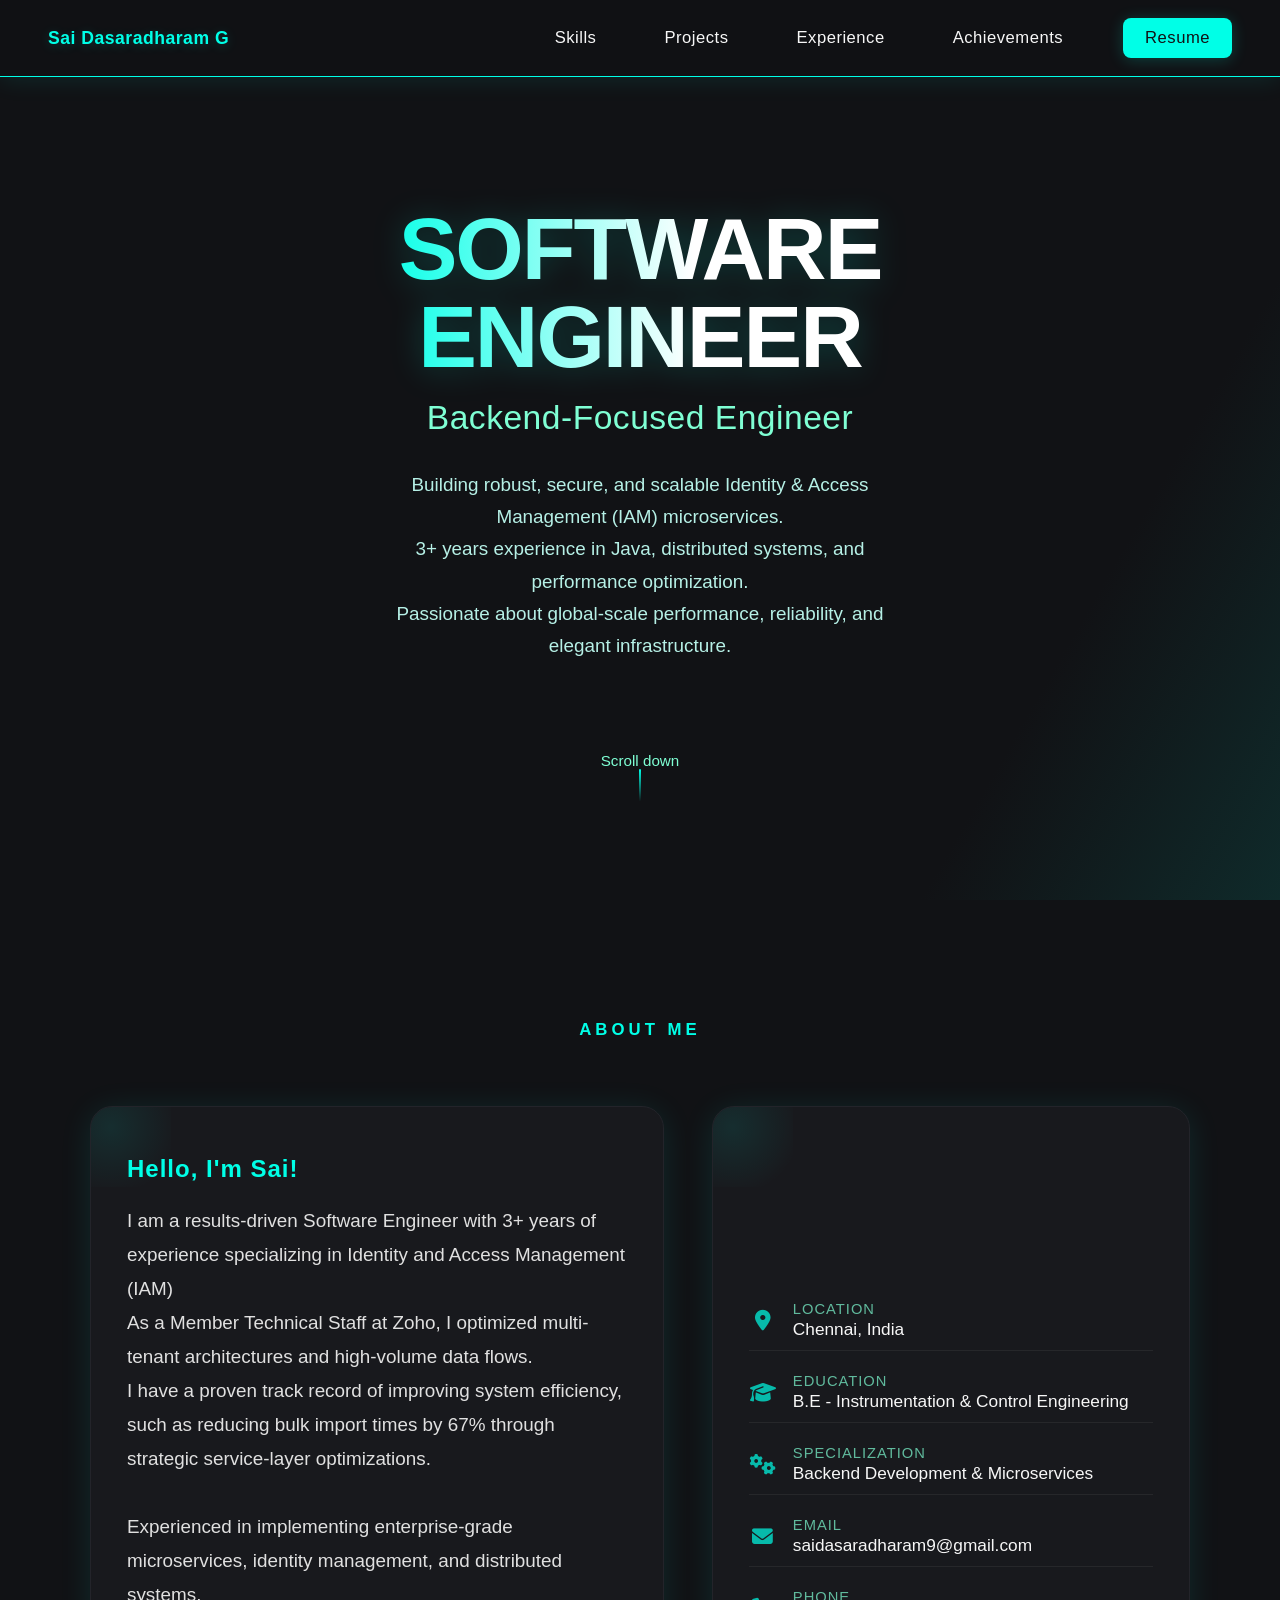
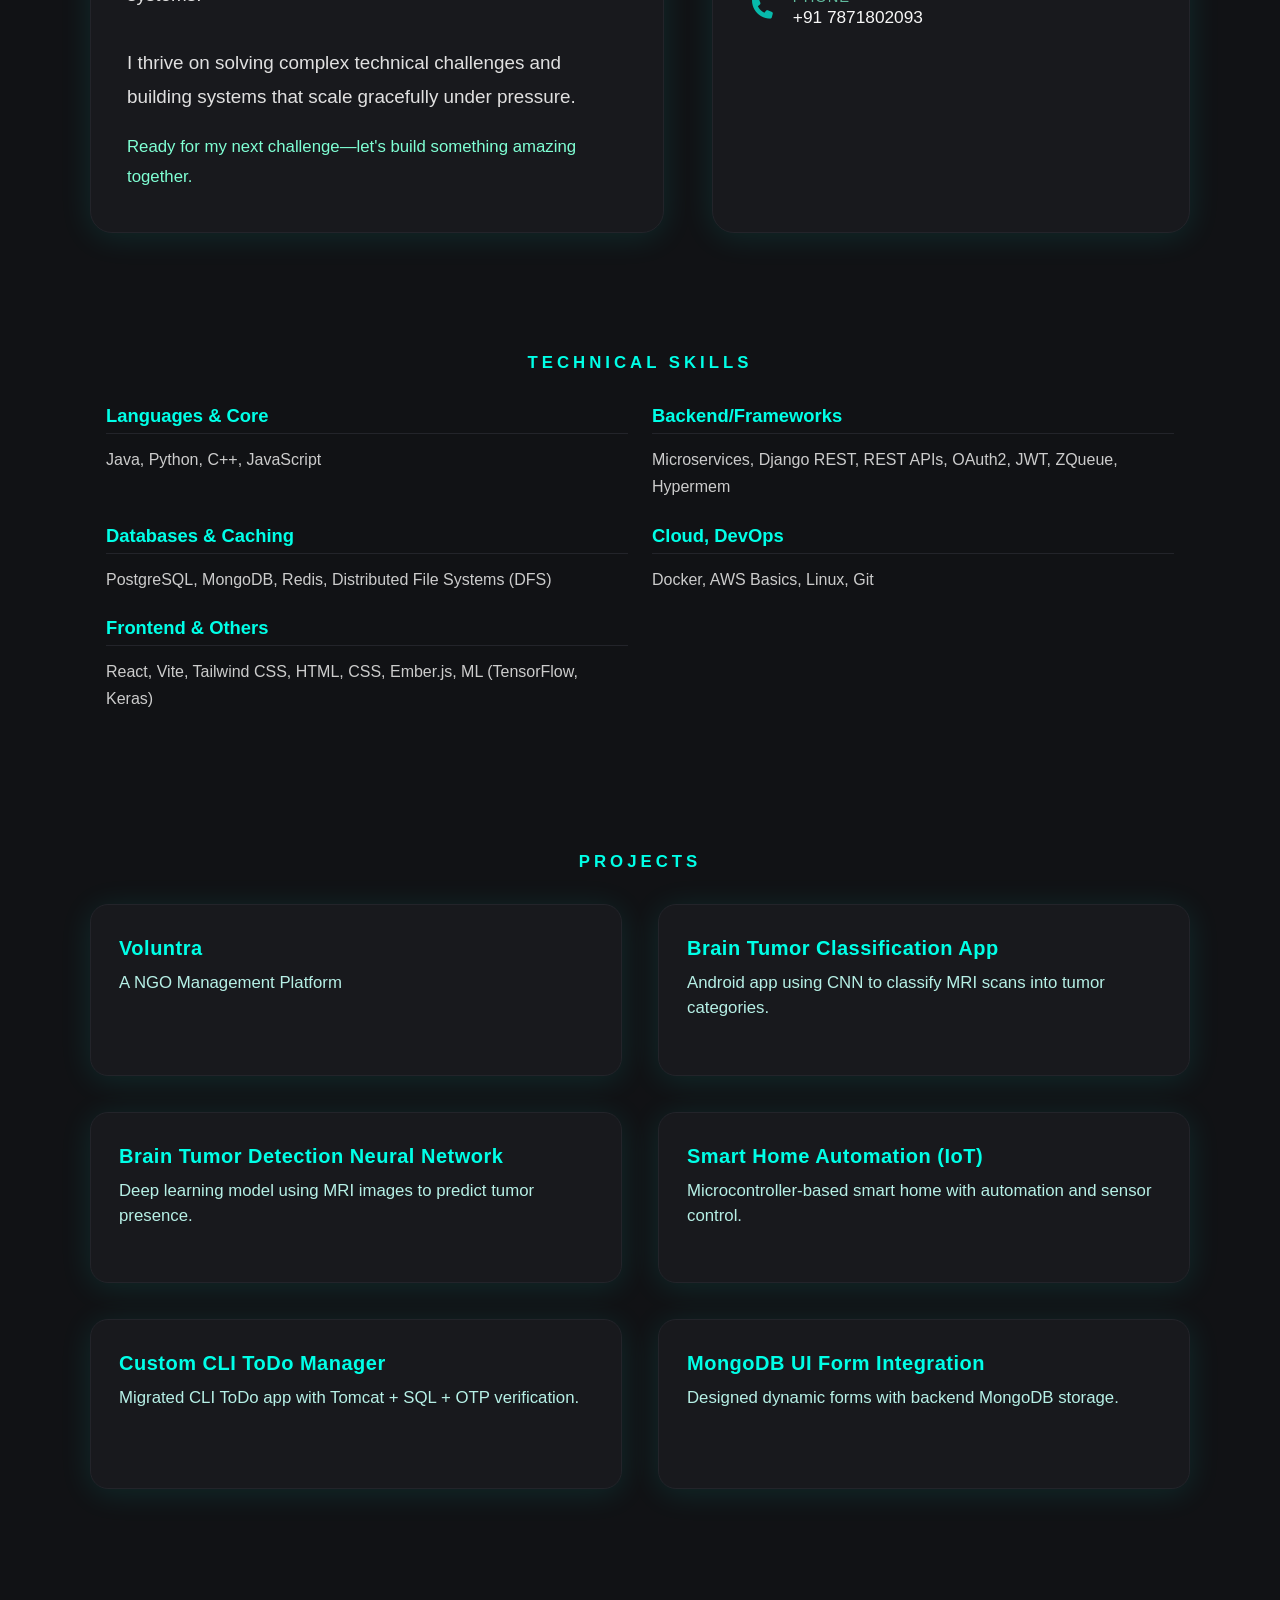
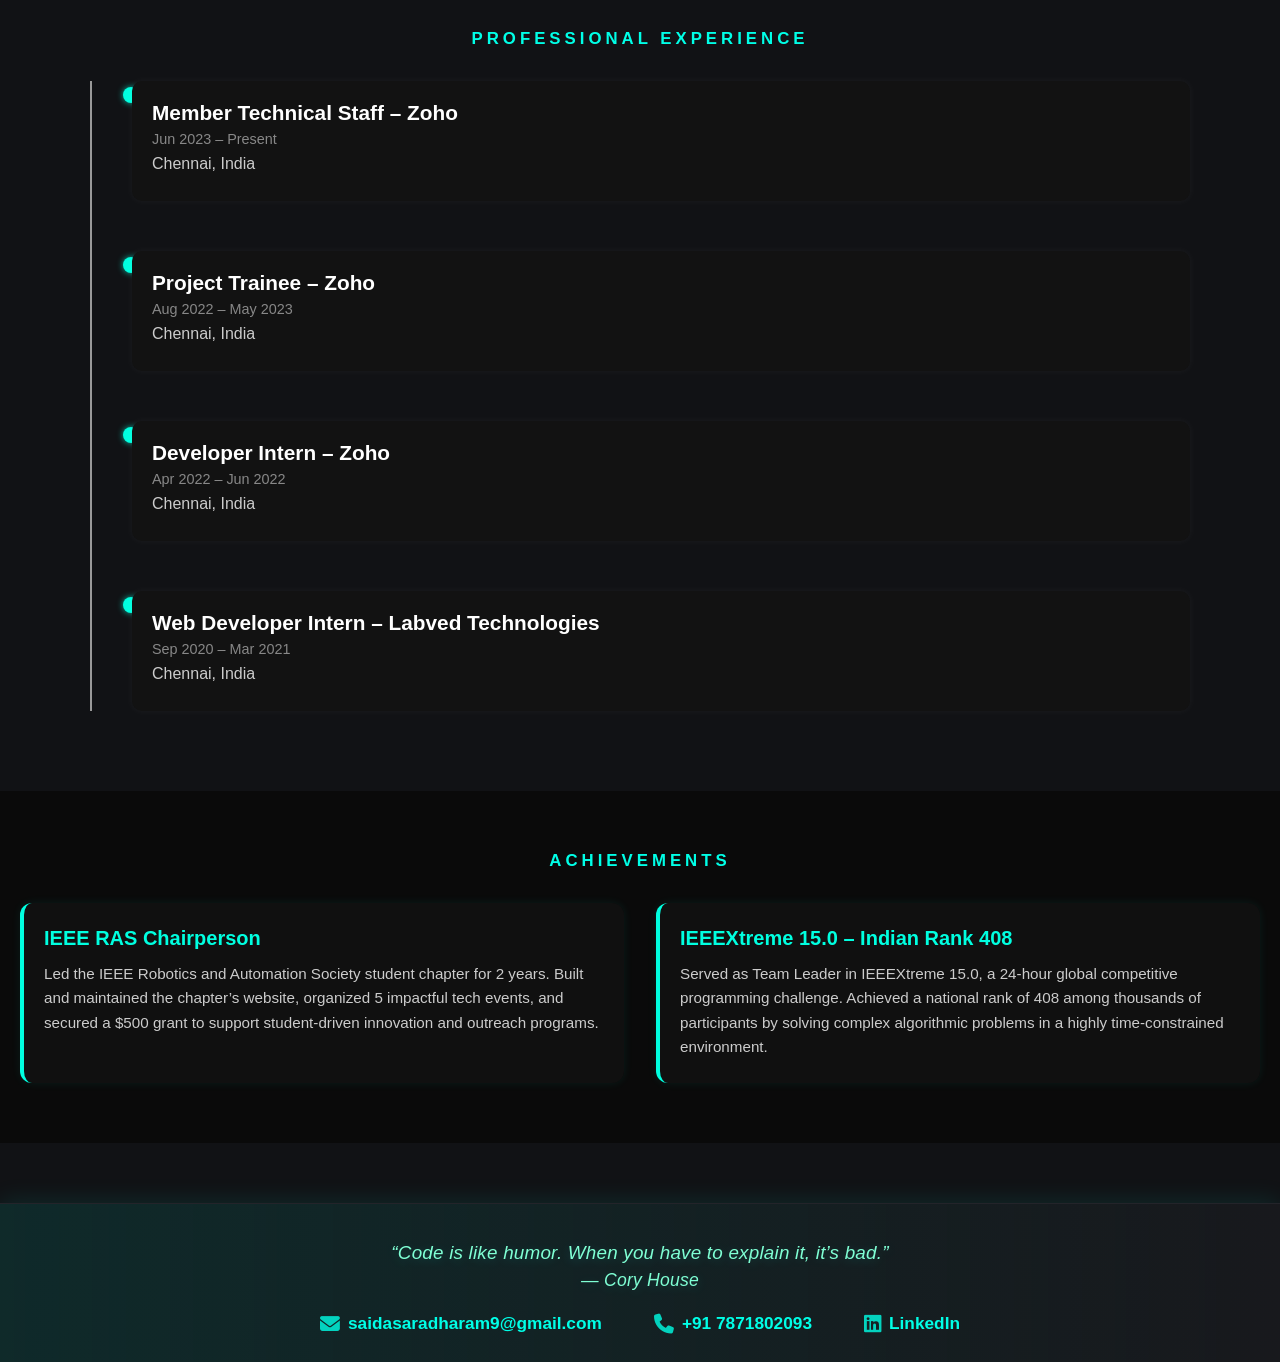
<file: index.html>
<!DOCTYPE html>
<html lang="en">
<head>
    <meta charset="UTF-8">
    <meta name="viewport" content="width=device-width, initial-scale=1.0">
    <meta name="description" content="Backend Engineer specializing in IAM, distributed systems, and scalable Java microservices.">
    <meta property="og:title" content="Sai Dasaradharam G – Backend Engineer">

    <title>Sai Dasaradharam G — Software Engineer | IAM & Distributed Systems</title>
    <link rel="stylesheet" href="https://cdnjs.cloudflare.com/ajax/libs/font-awesome/6.4.2/css/all.min.css">
    <style>
        :root {
            --accent: #00ffe7;
            --bg: #111215;
            --bg2: #18191d;
            --text: #f7f7f7;
            --muted: #7fffd4;
            --card: #18191d;
            --border: #23242a;
            --shadow: 0 4px 32px #00ffe71a;
        }
        * { margin: 0; padding: 0; box-sizing: border-box; }
        html, body {
            width: 100%; min-height: 100vh;
            background: var(--bg); color: var(--text);
            font-family: 'Inter', 'Segoe UI', Arial, sans-serif;
            scroll-behavior: smooth;
        }
        body { overflow-x: hidden; }
        header.navbar {
            width: 100%; position: fixed; top: 0; left: 0; z-index: 100;
            background: rgba(17,18,21,0.96); backdrop-filter: blur(10px);
            display: flex; justify-content: space-between; align-items: center;
            padding: 18px 48px; border-bottom: 1.5px solid var(--accent);
            box-shadow: 0 2px 24px #00ffe71a;
            font-family: inherit;
            animation: headerFadeIn 1.2s cubic-bezier(.77,0,.18,1) 0.1s both;
        }
        @keyframes headerFadeIn { from { opacity: 0; transform: translateY(-40px);} to { opacity: 1; transform: translateY(0);} }
        .logo {
            font-size: 1.1rem; font-weight: 700; letter-spacing: 0.5px;
            color: var(--accent); text-shadow: 0 2px 12px #00ffe733;
            transition: letter-spacing 0.3s;
        }
        .logo:hover { letter-spacing: 2px; }
        .nav-links { display: flex; gap: 32px; align-items: center; }
        .nav-links a {
            color: var(--text); text-decoration: none; font-weight: 500;
            font-size: 1.04rem; letter-spacing: 0.5px; padding: 8px 18px;
            border-radius: 8px; transition: background 0.2s, color 0.2s, box-shadow 0.2s;
            position: relative; z-index: 1;
        }
        .nav-links a:hover, .nav-links a:focus {
            background: var(--accent); color: #111215; box-shadow: 0 2px 16px #00ffe733; outline: none;
        }
        .cv-btn {
            background: var(--accent); color: #111215 !important; font-weight: 700;
            border-radius: 10px; padding: 10px 22px !important; box-shadow: 0 2px 16px #00ffe733;
            border: none; margin-left: 10px; display: inline-block; position: relative;
            transition: background 0.2s, color 0.2s, box-shadow 0.2s;
        }
        .cv-btn:hover, .cv-btn:focus {
            background: #fff; color: var(--accent) !important; box-shadow: 0 4px 24px #00ffe755; outline: none;
        }
        @media (max-width: 700px) {
            .nav-links { gap: 10px; }
            .nav-links a, .cv-btn { font-size: 0.97rem; padding: 7px 10px !important; }
            header.navbar { padding: 12px 8px; }
        }
        .hero {
            min-height: 100vh; display: flex; align-items: center; justify-content: center; flex-direction: column;
            padding: 0 24px; background: linear-gradient(120deg, var(--bg) 80%, #00ffe71a 100%);
            position: relative; overflow: hidden;
        }
        .hero-content { text-align: center; margin-top: 110px; animation: fadeInUp 1.2s cubic-bezier(.77,0,.18,1) 0.3s both; }
        @keyframes fadeInUp { from { opacity: 0; transform: translateY(60px);} to { opacity: 1; transform: translateY(0);} }
        .hero-title {
            font-size: clamp(2.7rem, 8vw, 5.5rem); font-weight: 900; letter-spacing: -2px; line-height: 1;
            background: linear-gradient(90deg, var(--accent), #fff 60%);
            -webkit-background-clip: text; -webkit-text-fill-color: transparent; background-clip: text;
            filter: drop-shadow(0 2px 16px #00ffe733);
            animation: popIn 1.1s cubic-bezier(.77,0,.18,1) 0.5s both;
        }
        @keyframes popIn {
            0% { opacity: 0; transform: scale(0.8);}
            80% { opacity: 1; transform: scale(1.05);}
            100% { opacity: 1; transform: scale(1);}
        }
        .hero-subtitle {
            font-size: clamp(1.1rem, 4vw, 2.1rem); font-weight: 400; color: var(--muted);
            margin: 18px 0 32px 0; letter-spacing: 0.5px; opacity: 0.85;
            animation: fadeInUp 1.2s cubic-bezier(.77,0,.18,1) 0.7s both;
        }
        .hero-description {
            font-size: clamp(1rem, 2vw, 1.18rem); line-height: 1.7; max-width: 540px; margin: 0 auto 60px;
            color: #b6f0e6; opacity: 0.92; animation: fadeInUp 1.2s cubic-bezier(.77,0,.18,1) 0.9s both;
        }
        .scroll-indicator {
            margin-top: 30px; display: flex; flex-direction: column; align-items: center; gap: 6px;
            cursor: pointer; opacity: 0.7; transition: opacity 0.2s;
            animation: fadeInUp 1.2s cubic-bezier(.77,0,.18,1) 1.1s both;
        }
        .scroll-indicator:hover { opacity: 1; }
        .scroll-line {
            width: 2px; height: 36px;
            background: linear-gradient(180deg, var(--accent), transparent 90%);
            border-radius: 2px; animation: scrollPulse 1.5s infinite;
        }
        @keyframes scrollPulse { 0%, 100% { opacity: 0.3; } 50% { opacity: 1; } }
        .floating-accent {
            position: absolute; top: 10%; left: 80%; width: 160px; height: 160px;
            background: radial-gradient(circle at 60% 40%, var(--accent) 0%, transparent 80%);
            opacity: 0.13; border-radius: 50%; pointer-events: none;
            animation: floatAccent 7s ease-in-out infinite alternate; z-index: 0;
        }
        @keyframes floatAccent { 0% { transform: translateY(0) scale(1);} 100% { transform: translateY(30px) scale(1.1);} }
        .about {
            min-height: 70vh; padding: 120px 0 60px 0; max-width: 1100px; margin: 0 auto;
            display: flex; flex-direction: column; align-items: center; gap: 48px;
            animation: fadeInUp 1.2s cubic-bezier(.77,0,.18,1) 1.1s both;
        }
        .section-title {
            font-size: 1.05rem; text-transform: uppercase; letter-spacing: 4px; color: var(--accent);
            opacity: 0.7; margin-bottom: 18px; font-weight: 600; text-align: center;
            animation: fadeInUp 1.2s cubic-bezier(.77,0,.18,1) 1.2s both;
        }
        .about-grid {
            display: grid; grid-template-columns: 1.2fr 1fr; gap: 48px; width: 100%; align-items: stretch;
        }
        .about-card {
            background: var(--card); border-radius: 22px; box-shadow: var(--shadow); border: 1px solid var(--border);
            padding: 40px 36px; display: flex; flex-direction: column; justify-content: center;
            animation: cardFadeIn 1.2s cubic-bezier(.77,0,.18,1) 1.3s both; position: relative; overflow: hidden;
            transition: box-shadow 0.3s, border-color 0.3s;
        }
        .about-card:hover { box-shadow: 0 8px 40px #00ffe733; border-color: var(--accent);}
        @keyframes cardFadeIn { from { opacity: 0; transform: translateY(40px);} to { opacity: 1; transform: translateY(0);} }
        .about-card::before {
            content: ""; position: absolute; top: -40px; left: -40px; width: 120px; height: 120px;
            background: radial-gradient(circle, var(--accent) 0%, transparent 80%);
            opacity: 0.09; z-index: 0; pointer-events: none; animation: floatAccent 6s ease-in-out infinite alternate;
        }
        .about-text {
            font-size: 1.18rem; line-height: 1.8; color: #e0e0e0; font-weight: 300; z-index: 1; position: relative;
            animation: fadeInLeft 1.1s cubic-bezier(.77,0,.18,1) 1.4s both;
        }
        @keyframes fadeInLeft { from { opacity: 0; transform: translateX(-40px);} to { opacity: 1; transform: translateX(0);} }
        .about-details {
            display: flex; flex-direction: column; gap: 22px; z-index: 1; position: relative;
            animation: fadeInRight 1.1s cubic-bezier(.77,0,.18,1) 1.5s both;
        }
        @keyframes fadeInRight { from { opacity: 0; transform: translateX(40px);} to { opacity: 1; transform: translateX(0);} }
        .detail-item {
            display: flex; align-items: center; gap: 16px; padding: 0 0 10px 0;
            border-bottom: 1px solid rgba(255,255,255,0.06); transition: background 0.2s;
        }
        .detail-item:last-child { border-bottom: none; }
        .detail-icon { font-size: 1.3rem; color: var(--accent); opacity: 0.7; min-width: 28px; text-align: center; }
        .detail-label {
            font-size: 0.92rem; text-transform: uppercase; letter-spacing: 1px; color: var(--muted);
            margin-bottom: 2px; opacity: 0.7; font-weight: 500;
        }
        .detail-value { font-size: 1.08rem; font-weight: 500; color: var(--text); }
        @media (max-width: 900px) {
            .about-grid { grid-template-columns: 1fr; gap: 32px; }
            .about-card { padding: 32px 16px; }
            .about { padding: 90px 8px 40px 8px; }
        }
        @media (max-width: 600px) {
            .hero { padding: 0 4px; }
            .about { padding: 70px 2px 30px 2px; }
            .about-card { padding: 22px 6px; }
            .hero-title { font-size: 2.1rem; }
            .about-text, .detail-value { font-size: 1rem; }
        }
        .projects, .experience, .contact {
            max-width: 1100px; margin: 0 auto 80px auto; padding: 60px 0 0 0;
            animation: fadeInUp 1.2s cubic-bezier(.77,0,.18,1) both;
        }
        .projects-3col {
            display: grid; grid-template-columns: repeat(3, 1fr); gap: 36px;
        }
        .project-card {
            background: var(--card); border-radius: 18px; box-shadow: var(--shadow); border: 1px solid var(--border);
            padding: 32px 28px 28px 28px; display: flex; flex-direction: column; justify-content: flex-start;
            min-height: 170px; position: relative; transition: box-shadow 0.3s, border-color 0.3s, transform 0.2s;
            z-index: 1; animation: cardFadeIn 1.2s cubic-bezier(.77,0,.18,1) both;
        }
        .project-card:hover {
            box-shadow: 0 8px 40px #00ffe733; border-color: var(--accent); transform: translateY(-6px) scale(1.025);
        }
        .project-title-lg { font-size: 1.45rem; font-weight: 800; letter-spacing: 0.5px; color: #fff; margin-bottom: 12px; }
        .project-card p { color: #b6f0e6; font-size: 1.05rem; margin-bottom: 18px; line-height: 1.5; }
        .read-more {
            display: block; color: #aaa; max-height: 0; overflow: hidden;
            transition: max-height 0.5s ease; margin-top: 8px;
        }
        .project-card:hover .read-more { max-height: 400px; }
        .slide-in-left { animation: slideInLeft 1.1s cubic-bezier(.77,0,.18,1) both; }
        .slide-in-right { animation: slideInRight 1.1s cubic-bezier(.77,0,.18,1) both; }
        @keyframes slideInLeft { from { opacity: 0; transform: translateX(-60px);} to { opacity: 1; transform: translateX(0);} }
        @keyframes slideInRight { from { opacity: 0; transform: translateX(60px);} to { opacity: 1; transform: translateX(0);} }
        @media (max-width: 1100px) { .projects-3col { grid-template-columns: 1fr 1fr; } }
        @media (max-width: 900px) {
            .projects-grid { grid-template-columns: 1fr; gap: 24px; }
            .projects, .experience, .contact { padding: 36px 8px 0 8px; }
            .achievement-grid { grid-template-columns: 1fr; }
        }
        @media (max-width: 700px) { .projects-3col { grid-template-columns: 1fr; } }
        @media (max-width: 600px) {
            .projects, .experience, .contact { padding: 24px 2px 0 2px; margin-bottom: 40px; }
            .project-card { padding: 16px 8px 14px 8px; min-height: 120px; }
        }
        .timeline {
            position: relative; margin: 20px 0; padding-left: 40px; border-left: 2px solid #999;
        }
        .timeline-item { position: relative; margin-bottom: 50px; }
        .timeline-dot {
            width: 16px; height: 16px; background-color: #00ffe0; border-radius: 50%;
            position: absolute; left: -9px; top: 6px; box-shadow: 0 0 6px rgba(0, 255, 224, 0.7);
        }
        .timeline-content {
            background-color: #121212; padding: 20px; border-radius: 10px; color: #ccc;
            transition: all 0.3s ease; box-shadow: 0 0 8px rgba(255, 255, 255, 0.05); position: relative;
        }
        .timeline-content h3 { font-size: 1.3rem; color: #fff; margin-bottom: 6px; }
        .timeline-content .date { font-size: 0.9rem; color: #888; display: block; margin-bottom: 8px; }
        .know-more {
            display: block; max-height: 0; overflow: hidden; color: #aaa;
            transition: max-height 0.5s ease; margin-top: 8px; font-size: 0.95rem; line-height: 1.5;
        }
        .timeline-content:hover .know-more { max-height: 300px; }
        @media (max-width: 700px) {
            .timeline { padding-left: 20px; }
            .timeline-content { padding: 16px; }
        }
        .achievements {
            padding: 60px 20px; background-color: #0a0a0a; color: #eee;
        }
        .achievement-grid {
            display: grid; grid-template-columns: repeat(2, 1fr); gap: 32px;
        }
        .achievement-card {
            background: rgba(18, 18, 18, 0.8); border-left: 4px solid #00ffe0;
            padding: 24px 20px; border-radius: 12px; box-shadow: 0 0 10px rgba(0, 255, 224, 0.08);
            transition: transform 0.3s ease, box-shadow 0.3s ease;
        }
        .achievement-card h3 { font-size: 1.25rem; color: #00ffe0; margin-bottom: 12px; }
        .achievement-card p { font-size: 0.95rem; color: #ccc; line-height: 1.6; }
        .achievement-card:hover {
            transform: translateY(-6px); box-shadow: 0 0 20px rgba(0, 255, 224, 0.15);
        }
        @media (max-width: 900px) { .achievement-grid { grid-template-columns: 1fr; } }
        .fun-footer {
            width: 100%; background: linear-gradient(90deg, #00ffe71a 0%, var(--bg2) 100%);
            color: var(--text); padding: 38px 0 24px 0; text-align: center;
            border-top: 1px solid var(--border); box-shadow: 0 -2px 24px #00ffe71a;
            margin-top: 60px; position: relative; z-index: 10; font-family: inherit;
            animation: fadeInUp 1.2s cubic-bezier(.77,0,.18,1) 0.2s both;
        }
        .footer-quote {
            font-size: 1.18rem; font-style: italic; color: var(--muted); margin-bottom: 18px;
            letter-spacing: 0.2px; text-shadow: 0 2px 12px #00ffe733;
            animation: popIn 1.1s cubic-bezier(.77,0,.18,1) 0.3s both;
        }
        .footer-contact {
            display: flex; justify-content: center; gap: 32px; flex-wrap: wrap; margin-top: 8px;
            font-size: 1.08rem; animation: fadeInUp 1.2s cubic-bezier(.77,0,.18,1) 0.5s both;
        }
        .footer-contact a {
            color: var(--accent); text-decoration: none; font-weight: 600;
            transition: color 0.2s, text-shadow 0.2s; display: inline-flex; align-items: center;
            gap: 8px; padding: 4px 10px; border-radius: 6px;
        }
        .footer-contact a:hover {
            color: #000000; background: var(--accent); text-shadow: 0 2px 12px #00ffe733;
        }
        .footer-contact i { font-size: 1.15em; opacity: 0.8; }
        @media (max-width: 600px) {
            .fun-footer { padding: 24px 2px 14px 2px; }
            .footer-contact { gap: 12px; font-size: 0.98rem; flex-direction: column; }
            .footer-quote { font-size: 1rem; }
        }
    </style>
</head>
<body>
    <div class="floating-accent"></div>
    <header class="navbar">
        <div class="logo">Sai Dasaradharam G</div>
        <nav class="nav-links">
            <a href="#skills">Skills</a> 
            <a href="#projects">Projects</a>
            <a href="#experience">Experience</a>
            <a href="#achievements">Achievements</a>
            <a href="assets/sai_cv.pdf" download class="cv-btn">Resume</a>
        </nav>
    </header>
    <section class="hero" id="home">
        <div class="hero-content">
            <h1 class="hero-title">SOFTWARE<br>ENGINEER</h1>
            <p class="hero-subtitle">Backend-Focused Engineer</p>
            <p class="hero-description">
                Building robust, secure, and scalable Identity & Access Management (IAM) microservices.<br>
                3+ years experience in Java, distributed systems, and performance optimization.<br>
                Passionate about global-scale performance, reliability, and elegant infrastructure.
            </p>
        </div>
        <div class="scroll-indicator" onclick="document.getElementById('about').scrollIntoView({behavior:'smooth'})"></div>
            <span style="font-size:0.95rem; color:var(--muted);">Scroll down</span>
            <div class="scroll-line"></div>
        </div>
    </section>
    <section class="about" id="about">
        <div class="section-title">About Me</div>
        <div class="about-grid">
            <div class="about-card">
                <div class="about-text">
                    <span style="font-size:1.5rem; color:var(--accent); font-weight:700; letter-spacing:1px; display:block; margin-bottom:14px; animation: popIn 1.1s cubic-bezier(.77,0,.18,1) 1.6s both;">Hello, I'm Sai!</span>
                    I am a results-driven Software Engineer with 3+ years of experience specializing in Identity and Access Management (IAM)<br>
                    As a Member Technical Staff at Zoho, I optimized multi-tenant architectures and high-volume data flows.<br>
                    I have a proven track record of improving system efficiency, such as reducing bulk import times by 67% through strategic service-layer optimizations.<br><br>
                    Experienced in implementing enterprise-grade microservices, identity management, and distributed systems.<br><br>
                    I thrive on solving complex technical challenges and building systems that scale gracefully under pressure.<br>
                    <span style="color:var(--muted); font-size:1.05rem; display:block; margin-top:18px;">Ready for my next challenge—let's build something amazing together.</span>
                </div>
            </div>
            <div class="about-card about-details">
                <div class="detail-item">
                    <span class="detail-icon"><i class="fas fa-map-marker-alt"></i></span>
                    <div>
                        <div class="detail-label">Location</div>
                        <div class="detail-value">Chennai, India</div>
                    </div>
                </div>
                <div class="detail-item">
                    <span class="detail-icon"><i class="fas fa-graduation-cap"></i></span>
                    <div>
                        <div class="detail-label">Education</div>
                        <div class="detail-value">B.E - Instrumentation & Control Engineering</div>
                    </div>
                </div>
                <div class="detail-item">
                    <span class="detail-icon"><i class="fas fa-cogs"></i></span>
                    <div>
                        <div class="detail-label">Specialization</div>
                        <div class="detail-value">Backend Development & Microservices</div>
                    </div>
                </div>
                <div class="detail-item">
                    <span class="detail-icon"><i class="fas fa-envelope"></i></span>
                    <div>
                        <div class="detail-label">Email</div>
                        <div class="detail-value">saidasaradharam9@gmail.com</div>
                    </div>
                </div>
                <div class="detail-item">
                    <span class="detail-icon"><i class="fas fa-phone"></i></span>
                    <div>
                        <div class="detail-label">Phone</div>
                        <div class="detail-value">+91 7871802093</div>
                    </div>
                </div>
            </div>
        </div>
    </section>


<!-- Technical Skills Section -->
    <section class="skills" id="skills" style="max-width: 1100px; margin: 0 auto 80px auto; padding: 60px 0 0 0;">
        <div class="section-title" style="margin-bottom:32px;">Technical Skills</div>
        <div class="skills-grid" style="display: grid; grid-template-columns: repeat(2, 1fr); gap: 24px; padding: 0 16px;">

            <!-- Category 1: Languages & Core Backend -->
            <div class="skills-category">
                <h4 style="font-size: 1.15rem; color: var(--accent); margin-bottom: 12px; border-bottom: 1px solid var(--border); padding-bottom: 6px;">Languages & Core</h4>
                <p style="font-size: 1rem; color: #ccc; line-height: 1.7;">
                    Java, Python, C++, JavaScript
                </p>
            </div>
            
            <!-- Category 2: Backend Frameworks & Architecture -->
            <div class="skills-category">
                <h4 style="font-size: 1.15rem; color: var(--accent); margin-bottom: 12px; border-bottom: 1px solid var(--border); padding-bottom: 6px;">Backend/Frameworks</h4>
                <p style="font-size: 1rem; color: #ccc; line-height: 1.7;">
                    Microservices, Django REST, REST APIs, OAuth2, JWT, ZQueue, Hypermem
                </p>
            </div>
            
            <!-- Category 3: Databases & Caching -->
            <div class="skills-category">
                <h4 style="font-size: 1.15rem; color: var(--accent); margin-bottom: 12px; border-bottom: 1px solid var(--border); padding-bottom: 6px;">Databases & Caching</h4>
                <p style="font-size: 1rem; color: #ccc; line-height: 1.7;">
                    PostgreSQL, MongoDB, Redis, Distributed File Systems (DFS)
                </p>
            </div>
            
            <!-- Category 4: Cloud, DevOps & Tools -->
            <div class="skills-category">
                <h4 style="font-size: 1.15rem; color: var(--accent); margin-bottom: 12px; border-bottom: 1px solid var(--border); padding-bottom: 6px;">Cloud, DevOps</h4>
                <p style="font-size: 1rem; color: #ccc; line-height: 1.7;">
                    Docker, AWS Basics, Linux, Git
                </p>
            </div>
            
            <!-- Category 5: Frontend & Others (To show Full-Stack capability) -->
            <div class="skills-category">
                <h4 style="font-size: 1.15rem; color: var(--accent); margin-bottom: 12px; border-bottom: 1px solid var(--border); padding-bottom: 6px;">Frontend & Others</h4>
                <p style="font-size: 1rem; color: #ccc; line-height: 1.7;">
                    React, Vite, Tailwind CSS, HTML, CSS, Ember.js, ML (TensorFlow, Keras)
                </p>
            </div>

        </div>
    </section>
    <!-- End of Technical Skills Section -->

    
    <!-- Projects Section -->
<section class="projects" id="projects">
  <div class="section-title" style="margin-bottom:32px;">Projects</div>
  <div class="projects-grid projects-3col">


      <!-- Project 1 -->
    <div class="project-card slide-in-left">
      <h3 class="project-title-lg"> Voluntra </h3>
      <p>
        A NGO Management Platform
        <span class="read-more">
          The app is a multi-role platform designed for NGOs, volunteers, and corporate partners. Each type of user accesses the platform through a secure React + Django REST API system, where permissions and data visibility are tightly controlled through Role-Based Access Control (RBAC).
        </span>
      </p>
    </div>

    <!-- Project 2 -->
    <div class="project-card slide-in-right">
      <h3 class="project-title-lg">Brain Tumor Classification App</h3>
      <p>
        Android app using CNN to classify MRI scans into tumor categories.
        <span class="read-more">
          This mobile application leverages a Convolutional Neural Network (CNN) model trained on publicly available MRI datasets to accurately classify brain tumors into four categories: pituitary, glioma, meningioma, and no tumor. The app features a clean UI built using Android Studio, and processes user-uploaded images directly on the device to ensure data privacy. The model was optimized for mobile deployment using TensorFlow Lite, achieving fast inference times and high accuracy, making it a practical tool for early tumor detection.
        </span>
      </p>
    </div>

    <!-- Project 3 -->
    <div class="project-card slide-in-left">
      <h3 class="project-title-lg">Brain Tumor Detection Neural Network</h3>
      <p>
        Deep learning model using MRI images to predict tumor presence.
        <span class="read-more">
          This standalone deep learning model uses a custom-built neural network to classify MRI brain scans into tumor or non-tumor cases. Built using Keras and OpenCV, the project focused on extensive pre-processing techniques like histogram equalization and data augmentation. The model was trained on a balanced dataset, yielding over 92% validation accuracy. It also included heatmap visualizations (Grad-CAM) to explain the region of focus in scans, enhancing interpretability for medical professionals.
        </span>
      </p>
    </div>

    <!-- Project 4 -->
    <div class="project-card slide-in-right">
      <h3 class="project-title-lg">Smart Home Automation (IoT)</h3>
      <p>
        Microcontroller-based smart home with automation and sensor control.
        <span class="read-more">
          This project showcases a miniature smart home built using Arduino Uno and IoT sensors such as DHT11, PIR, and LDR modules. The system enables automated lighting, temperature monitoring, and motion-based security using a combination of sensor feedback and conditional logic. It was showcased at a college expo and received praise for practical implementation and user-friendly interaction. The automation logic was coded in embedded C and integrated with a mobile-based control panel using Bluetooth modules for real-time control.
        </span>
      </p>
    </div>

    <!-- Project 5 -->
    <div class="project-card slide-in-left">
      <h3 class="project-title-lg">Custom CLI ToDo Manager</h3>
      <p>
        Migrated CLI ToDo app with Tomcat + SQL + OTP verification.
        <span class="read-more">
          Rebuilt an existing CLI-based ToDo list manager as a web-enabled Java application using Apache Tomcat. Integrated a MySQL backend for persistent task storage and implemented secure user registration using OTP verification via email and SMS, utilizing third-party APIs. The application supports multiple user sessions, task categories, and deadline-based notifications. This project reflects full-stack development proficiency, from system design to security and user experience.
        </span>
      </p>
    </div>

    <!-- Project 6 -->
    <div class="project-card slide-in-right">
      <h3 class="project-title-lg">MongoDB UI Form Integration</h3>
      <p>
        Designed dynamic forms with backend MongoDB storage.
        <span class="read-more">
          Built a full-stack web app where dynamic user input forms feed data directly into a NoSQL MongoDB backend. Used HTML, CSS, and vanilla JS for the frontend and Node.js for handling server-side operations. Designed the schema for flexible document storage and implemented form validations and error handling. This project highlights database flexibility, real-time updates, and practical integration of user-centric design in modern web development.
        </span>
      </p>
    </div>

  </div>
</section>

<!-- CSS -->
<style>
  .projects-3col {
    display: grid;
    grid-template-columns: repeat(3, 1fr);
    gap: 36px;
  }

  .project-card {
    background-color: #121212;
    padding: 24px;
    border-radius: 12px;
    box-shadow: 0 0 8px rgba(255, 255, 255, 0.1);
    transition: all 0.3s ease;
    position: relative;
    overflow: hidden;
    height: 100%;
  }

  .project-title-lg {
    font-size: 1.45rem;
    font-weight: 800;
    letter-spacing: 0.5px;
    color: #fff;
    margin-bottom: 12px;
  }

  .project-card p {
    font-size: 0.95rem;
    color: #ccc;
    line-height: 1.5;
  }

  .read-more {
    display: block;
    color: #aaa;
    max-height: 0;
    overflow: hidden;
    transition: max-height 0.5s ease;
    margin-top: 8px;
  }

  .project-card:hover .read-more {
    max-height: 400px;
  }

  @media (max-width: 1100px) {
    .projects-3col {
      grid-template-columns: 1fr 1fr;
    }
  }

  @media (max-width: 700px) {
    .projects-3col {
      grid-template-columns: 1fr;
    }
  }
</style>
<!-- Experience Section -->
<section class="experience" id="experience">
  <h1><div class="section-title" style="margin-bottom:32px;">Professional Experience</div></h1>
  <div class="timeline">

    <!-- Experience 1 -->
    <div class="timeline-item">
      <div class="timeline-dot"></div>
      <div class="timeline-content slide-in-left">
        <h3>Member Technical Staff – Zoho</h3>
        <span class="date">Jun 2023 – Present</span>
        <p>Chennai, India</p>
        <span class="know-more">Contributed to the backend development of Identity and Access Management (IAM) microservices. Optimized performance by 80% using Java microservices (ZQueue) and Redis caching (Hypermem). Key achievements include enhancing secure provisioning via RBAC logic for 10,000+ users and engineering a bulk user creation feature, enabling the batch provisioning of over 10,000 users. Designed database schemas, implemented modular RESTful APIs, and actively participated in architectural design discussions and code reviews across the team.</span>
      </div>
    </div>

    <!-- Experience 2 -->
    <div class="timeline-item">
      <div class="timeline-dot"></div>
      <div class="timeline-content slide-in-right">
        <h3>Project Trainee – Zoho</h3>
        <span class="date">Aug 2022 – May 2023</span>
        <p>Chennai, India</p>
        <span class="know-more">Enhanced the ManageEngine M365 Manager Plus product with full-stack features, specializing in Microsoft 365 and Exchange Online management and reporting. Developed core User Management modules and back-end services for dynamic report generation and real-time activity monitoring. Utilized Ember.js on the frontend and Java with Zoho's custom framework on the backend.</span>
      </div>
    </div>

    <!-- Experience 3 -->
    <div class="timeline-item">
      <div class="timeline-dot"></div>
      <div class="timeline-content slide-in-left">
        <h3>Developer Intern – Zoho</h3>
        <span class="date">Apr 2022 – Jun 2022</span>
        <p>Chennai, India</p>
        <span class="know-more">Converted a CLI-based Todo Manager into a web application hosted on Apache Tomcat, integrated with SQL for task persistence. Implemented custom OTP-based user login using third-party email and SMS services. This project laid the foundation for understanding backend APIs, secure auth flows, and scalable architecture on enterprise-grade platforms.</span>
      </div>
    </div>

    <!-- Experience 4 -->
    <div class="timeline-item">
      <div class="timeline-dot"></div>
      <div class="timeline-content slide-in-right">
        <h3>Web Developer Intern – Labved Technologies</h3>
        <span class="date">Sep 2020 – Mar 2021</span>
        <p>Chennai, India</p>
        <span class="know-more">Joined as a full-stack intern and contributed to UI/UX design, form validation, and dynamic form generation. Designed NoSQL schemas for MongoDB-based storage, connected it to frontend modules using Node.js and Express. Focused on usability, responsiveness, and modular code practices as part of the core development team.</span>
      </div>
    </div>

  </div>
</section>

<!-- CSS -->
<style>
  .timeline {
    position: relative;
    margin: 20px 0;
    padding-left: 40px;
    border-left: 2px solid #999;
  }

  .timeline-item {
    position: relative;
    margin-bottom: 50px;
  }

  .timeline-dot {
    width: 16px;
    height: 16px;
    background-color: #00ffe0;
    border-radius: 50%;
    position: absolute;
    left: -9px;
    top: 6px;
    box-shadow: 0 0 6px rgba(0, 255, 224, 0.7);
  }

  .timeline-content {
    background-color: #121212;
    padding: 20px;
    border-radius: 10px;
    color: #ccc;
    transition: all 0.3s ease;
    box-shadow: 0 0 8px rgba(255, 255, 255, 0.05);
    position: relative;
  }

  .timeline-content h3 {
    font-size: 1.3rem;
    color: #fff;
    margin-bottom: 6px;
  }

  .timeline-content .date {
    font-size: 0.9rem;
    color: #888;
    display: block;
    margin-bottom: 8px;
  }

  .know-more {
    display: block;
    max-height: 0;
    overflow: hidden;
    color: #aaa;
    transition: max-height 0.5s ease;
    margin-top: 8px;
    font-size: 0.95rem;
    line-height: 1.5;
  }

  .timeline-content:hover .know-more {
    max-height: 300px;
  }

  @media (max-width: 700px) {
    .timeline {
      padding-left: 20px;
    }

    .timeline-content {
      padding: 16px;
    }
  }
</style>


<!-- Achievements Section -->
<section class="achievements" id="achievements">
  <div class="section-title" style="margin-bottom:32px;">Achievements</div>
  <div class="achievement-grid">

    <!-- Achievement 1 -->
    <div class="achievement-card slide-in-left">
      <h3>IEEE RAS Chairperson</h3>
      <p>
        Led the IEEE Robotics and Automation Society student chapter for 2 years. Built and maintained the chapter’s website, organized 5 impactful tech events, and secured a $500 grant to support student-driven innovation and outreach programs.
      </p>
    </div>

    <!-- Achievement 2 -->
    <div class="achievement-card slide-in-right">
      <h3>IEEEXtreme 15.0 – Indian Rank 408</h3>
      <p>
        Served as Team Leader in IEEEXtreme 15.0, a 24-hour global competitive programming challenge. Achieved a national rank of 408 among thousands of participants by solving complex algorithmic problems in a highly time-constrained environment.
      </p>
    </div>

  </div>
</section>
<style>
/* Achievements Section */
.achievements {
  padding: 60px 20px;
  background-color: #0a0a0a;
  color: #eee;
}

.achievement-grid {
  display: grid;
  grid-template-columns: repeat(2, 1fr);
  gap: 32px;
}

.achievement-card {
  background: rgba(18, 18, 18, 0.8);
  border-left: 4px solid #00ffe0;
  padding: 24px 20px;
  border-radius: 12px;
  box-shadow: 0 0 10px rgba(0, 255, 224, 0.08);
  transition: transform 0.3s ease, box-shadow 0.3s ease;
}

.achievement-card h3 {
  font-size: 1.25rem;
  color: #00ffe0;
  margin-bottom: 12px;
}

.achievement-card p {
  font-size: 0.95rem;
  color: #ccc;
  line-height: 1.6;
}

.achievement-card:hover {
  transform: translateY(-6px);
  box-shadow: 0 0 20px rgba(0, 255, 224, 0.15);
}

@media (max-width: 900px) {
  .achievement-grid {
    grid-template-columns: 1fr;
  }
}
</style>

 <!-- Fun Footer Section -->
    <footer class="fun-footer" id="contact">
        <div class="footer-quote">
            <span>“Code is like humor. When you have to explain it, it’s bad.”</span>
            <span style="font-size:1.1rem; color:var(--muted); display:block; margin-top:6px;">— Cory House</span>
        </div>
        <div class="footer-contact">
            <a href="mailto:saidasaradharam9@gmail.com" title="Email"><i class="fas fa-envelope"></i> saidasaradharam9@gmail.com</a>
            <a href="tel:+917871802093" title="Phone"><i class="fas fa-phone"></i> +91 7871802093</a>
            <a href="https://www.linkedin.com/in/sai-dasaradharam-g/" target="_blank" title="LinkedIn"><i class="fab fa-linkedin"></i> LinkedIn</a>
        </div>
    </footer>
    <style>
    .fun-footer {
        width: 100%;
        background: linear-gradient(90deg, #00ffe71a 0%, var(--bg2) 100%);
        color: var(--text);
        padding: 38px 0 24px 0;
        text-align: center;
        border-top: 1px solid var(--border);
        box-shadow: 0 -2px 24px #00ffe71a;
        margin-top: 60px;
        position: relative;
        z-index: 10;
        font-family: inherit;
        animation: fadeInUp 1.2s cubic-bezier(.77,0,.18,1) 0.2s both;
    }
    .footer-quote {
        font-size: 1.18rem;
        font-style: italic;
        color: var(--muted);
        margin-bottom: 18px;
        letter-spacing: 0.2px;
        text-shadow: 0 2px 12px #00ffe733;
        animation: popIn 1.1s cubic-bezier(.77,0,.18,1) 0.3s both;
    }
    .footer-contact {
        display: flex;
        justify-content: center;
        gap: 32px;
        flex-wrap: wrap;
        margin-top: 8px;
        font-size: 1.08rem;
        animation: fadeInUp 1.2s cubic-bezier(.77,0,.18,1) 0.5s both;
    }
    .footer-contact a {
        color: var(--accent);
        text-decoration: none;
        font-weight: 600;
        transition: color 0.2s, text-shadow 0.2s;
        display: inline-flex;
        align-items: center;
        gap: 8px;
        padding: 4px 10px;
        border-radius: 6px;
    }
    .footer-contact a:hover {
        color: #000000;
        background: var(--accent);
        text-shadow: 0 2px 12px #00ffe733;
    }
    .footer-contact i {
        font-size: 1.15em;
        opacity: 0.8;
    }
    @media (max-width: 600px) {
        .fun-footer {
            padding: 24px 2px 14px 2px;
        }
        .footer-contact {
            gap: 12px;
            font-size: 0.98rem;
            flex-direction: column;
        }
        .footer-quote {
            font-size: 1rem;
        }
    }
    </style>

    <style>
    .projects, .experience, .contact {
        max-width: 1100px;
        margin: 0 auto 80px auto;
        padding: 60px 0 0 0;
        animation: fadeInUp 1.2s cubic-bezier(.77,0,.18,1) both;
    }
    .projects-grid {
        display: grid;
        grid-template-columns: 1fr 1fr;
        gap: 36px;
    }
    .project-card {
        background: var(--card);
        border-radius: 18px;
        box-shadow: var(--shadow);
        border: 1px solid var(--border);
        padding: 32px 28px 28px 28px;
        display: flex;
        flex-direction: column;
        justify-content: flex-start;
        min-height: 170px;
        position: relative;
        transition: box-shadow 0.3s, border-color 0.3s, transform 0.2s;
        z-index: 1;
        animation: cardFadeIn 1.2s cubic-bezier(.77,0,.18,1) both;
    }
    .project-card:hover {
        box-shadow: 0 8px 40px #00ffe733;
        border-color: var(--accent);
        transform: translateY(-6px) scale(1.025);
    }
    .project-card h3 {
        font-size: 1.25rem;
        color: var(--accent);
        margin-bottom: 10px;
        font-weight: 700;
        letter-spacing: 0.5px;
    }
    .project-card p {
        color: #b6f0e6;
        font-size: 1.05rem;
        margin-bottom: 18px;
        line-height: 1.5;
    }
    .view-more {
        color: var(--muted);
        font-weight: 600;
        text-decoration: none;
        font-size: 1rem;
        letter-spacing: 0.5px;
        transition: color 0.2s;
    }
    .view-more:hover {
        color: var(--accent);
        text-decoration: underline;
    }
    .slide-in-left {
        animation: slideInLeft 1.1s cubic-bezier(.77,0,.18,1) both;
    }
    .slide-in-right {
        animation: slideInRight 1.1s cubic-bezier(.77,0,.18,1) both;
    }
    @keyframes slideInLeft {
        from { opacity: 0; transform: translateX(-60px);}
        to { opacity: 1; transform: translateX(0);}
    }
    @keyframes slideInRight {
        from { opacity: 0; transform: translateX(60px);}
        to { opacity: 1; transform: translateX(0);}
    }
    .contact-info {
        background: var(--card);
        border-radius: 14px;
        box-shadow: var(--shadow);
        border: 1px solid var(--border);
        padding: 28px 24px;
        max-width: 420px;
        margin: 0 auto;
        text-align: left;
        animation: fadeInUp 1.2s cubic-bezier(.77,0,.18,1) 0.2s both;
    }
    .contact-info p {
        margin-bottom: 14px;
        color: #e0e0e0;
        font-size: 1.08rem;
    }
    .contact-info a {
        color: var(--accent);
        text-decoration: none;
        transition: text-decoration 0.2s, color 0.2s;
    }
    .contact-info a:hover {
        text-decoration: underline;
        color: var(--muted);
    }
    @media (max-width: 900px) {
        .projects-grid {
            grid-template-columns: 1fr;
            gap: 24px;
        }
        .projects, .experience, .contact {
            padding: 36px 8px 0 8px;
        }
    }
    @media (max-width: 600px) {
        .projects, .experience, .contact {
            padding: 24px 2px 0 2px;
            margin-bottom: 40px;
        }
        .project-card {
            padding: 16px 8px 14px 8px;
            min-height: 120px;
        }
        .contact-info {
            padding: 14px 6px;
        }
    }
    </style>
</body>
</html>
</file>
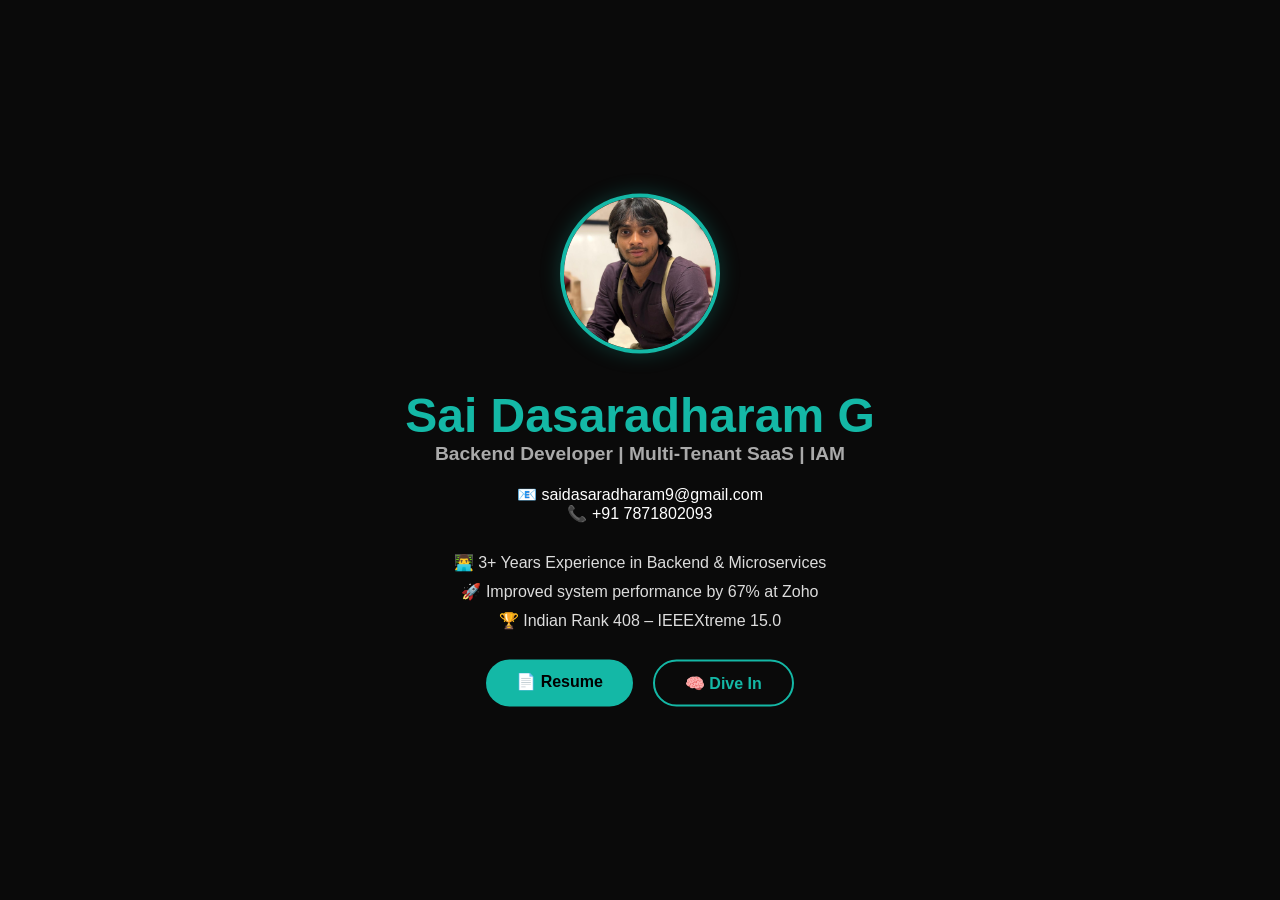
<file: sai.html>
<!DOCTYPE html>
<html lang="en">
<head>
  <meta charset="UTF-8" />
  <meta name="viewport" content="width=device-width, initial-scale=1.0" />
  <title>Sai Dasaradharam G | Portfolio</title>
  <link rel="stylesheet" href="style.css" />
</head>
<body>
  <canvas id="bgCanvas"></canvas>
  <div class="main-container">
  <div class="profile">
    <img src="assets/sai.jpg" alt="Sai's Profile Photo" class="profile-pic" />
  </div>
  <h1 class="title">Sai Dasaradharam G</h1>
  <h2><p class="subtitle">Backend Developer | Multi-Tenant SaaS | IAM</p></h2>

  <div class="contact">
    <p class="contact-info">📧 saidasaradharam9@gmail.com</p>
    <p class="contact-info">📞 +91 7871802093</p>
  </div>

  <ul class="highlights">
    <li>👨‍💻 3+ Years Experience in Backend & Microservices</li>
    <li>🚀 Improved system performance by 67% at Zoho</li>
    <li>🏆 Indian Rank 408 – IEEEXtreme 15.0</li>
  </ul>

  <div class="buttons">
    <a href="assets/Sai Dasaradha Ram G - SDE.pdf" class="btn" >📄 Resume</a>
    <a href="/" class="btn fun">🧠 Dive In</a>
  </div>
</div>
</body>
</file>
<file: style.css>
* {
  margin: 0;
  padding: 0;
  box-sizing: border-box;
}

body, html {
  height: 100%;
  font-family: 'Segoe UI', sans-serif;
  background: #0a0a0a;
  color: #fff;
  overflow: hidden;
}
canvas {
  position: fixed;
  top: 0;
  left: 0;
  z-index: -1;
}

.main-container {
  text-align: center;
  position: absolute;
  top: 50%;
  left: 50%;
  transform: translate(-50%, -50%);
  width: 90%;
  max-width: 700px;
}

.title {
  font-size: 3rem;
  color: #14b8a6;
}

.subtitle {
  font-size: 1.2rem;
  color: #aaa;
  margin-bottom: 20px;
}

.contact-glow {
  font-size: 1.1rem;
  color: #00ffe1;
  margin: 10px 0;
  animation: glow 1.5s ease-in-out infinite alternate;
}

@keyframes glow {
  from {
    text-shadow: 0 0 5px #14b8a6;
  }
  to {
    text-shadow: 0 0 20px #0ff, 0 0 40px #0ff;
  }
}

.highlights {
  list-style: none;
  margin: 30px 0;
  font-size: 1rem;
  color: #ddd;
}

.highlights li {
  margin: 10px 0;
}

.buttons {
  margin-top: 30px;
  display: flex;
  justify-content: center;
  gap: 20px;
  flex-wrap: wrap;
}

.btn {
  background-color: #14b8a6;
  color: #000;
  text-decoration: none;
  padding: 12px 30px;
  border-radius: 30px;
  font-weight: bold;
  transition: 0.3s ease;
}

.btn:hover {
  background-color: #0d9488;
  transform: scale(1.05);
}

.btn.fun {
  background: transparent;
  border: 2px solid #14b8a6;
  color: #14b8a6;
}

.btn.fun:hover {
  background-color: #14b8a6;
  color: #000;
}
.btn.fun:active {
  transform: scale(0.95);
}
/* Profile Image Styling */
.profile {
  margin-bottom: 30px;
}

.profile-pic {
  width: 160px;
  height: 160px;
  object-fit: cover;
  border-radius: 50%;
  border: 4px solid #14b8a6;
  box-shadow: 0 0 20px #14b8a644;
  transition: transform 0.4s ease;
}

.profile-pic:hover {
  transform: scale(1.05);
}

/* SVG Background Decoration */
.bg-decor {
  position: fixed;
  top: 0;
  left: 0;
  z-index: -2;
  opacity: 0.3;
  pointer-events: none;
}
</file>
